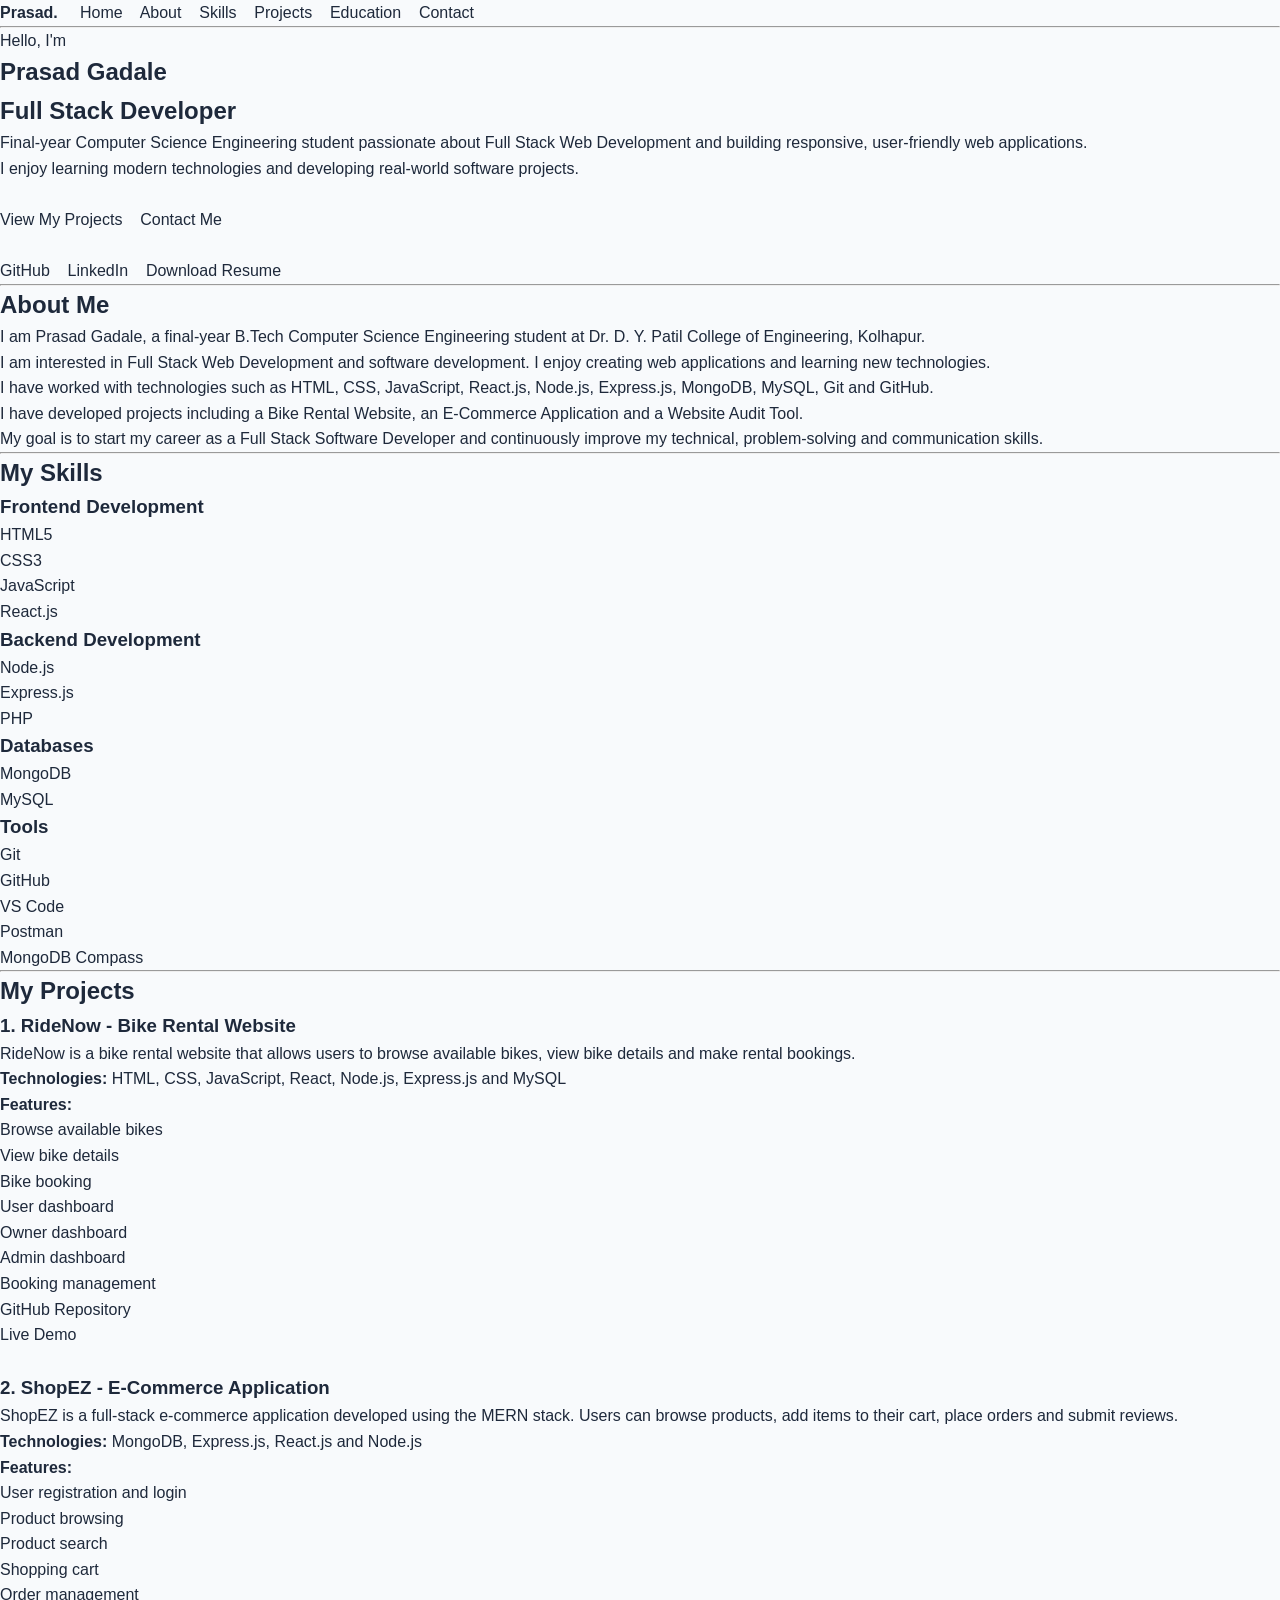
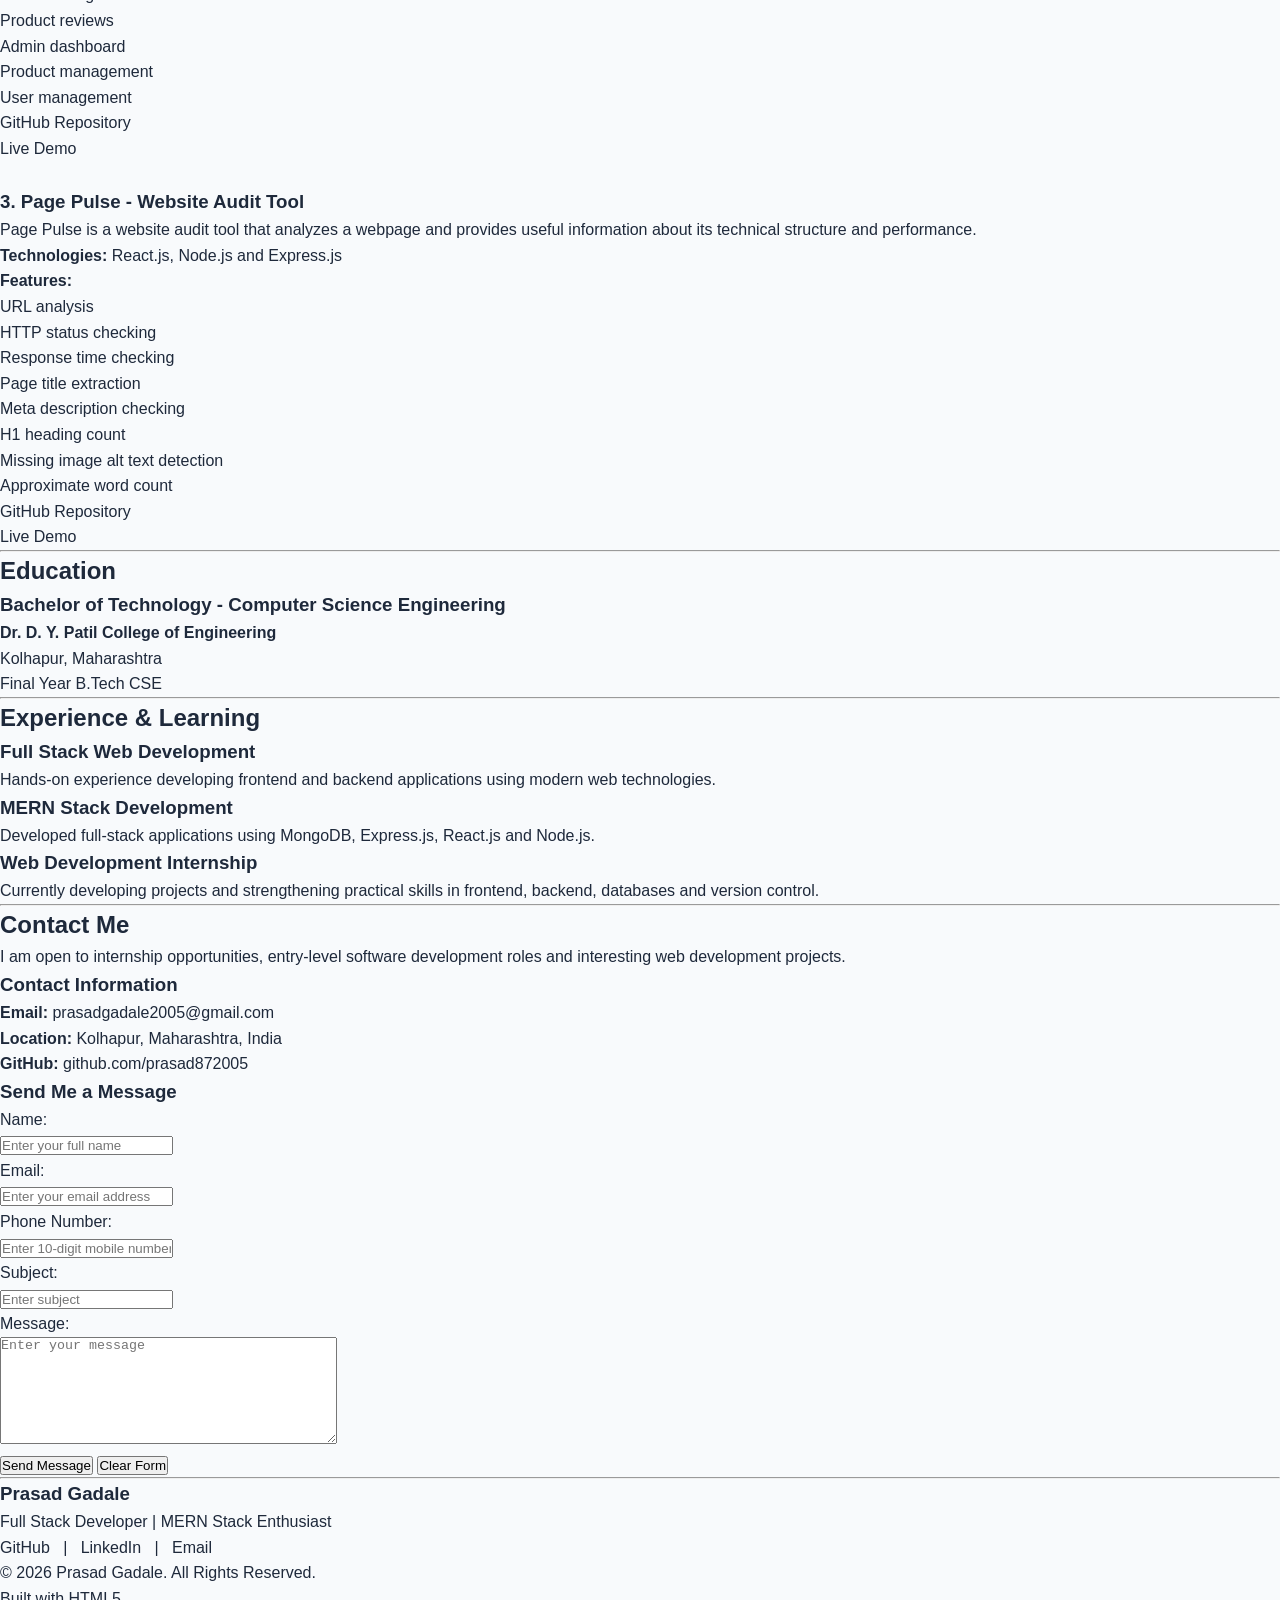
<file: portfolio/index.html>
<!DOCTYPE html>
<html lang="en">

<head>
    <meta charset="UTF-8">

    <meta name="viewport" content="width=device-width, initial-scale=1.0">

    <meta name="description"
        content="Personal portfolio of Prasad Gadale - Final Year Computer Science Engineering Student and Full Stack Developer">

    <meta name="author" content="Prasad Gadale">

    <title>Prasad Gadale | Full Stack Developer</title>

    <link rel="stylesheet" href="style.css">
</head>

<body>

    <!-- =====================================================
         HEADER / NAVIGATION
    ====================================================== -->

    <header>

        <nav>

            <a href="#home">
                <strong>Prasad.</strong>
            </a>

            &nbsp;&nbsp;&nbsp;

            <a href="#home">Home</a>
            &nbsp;&nbsp;

            <a href="#about">About</a>
            &nbsp;&nbsp;

            <a href="#skills">Skills</a>
            &nbsp;&nbsp;

            <a href="#projects">Projects</a>
            &nbsp;&nbsp;

            <a href="#education">Education</a>
            &nbsp;&nbsp;

            <a href="#contact">Contact</a>

        </nav>

        <hr>

    </header>


    <!-- =====================================================
         MAIN CONTENT
    ====================================================== -->

    <main>


        <!-- =================================================
             HOME SECTION
        ================================================== -->

        <section id="home">

            <p>Hello, I'm</p>

            <h1>Prasad Gadale</h1>

            <h2>Full Stack Developer</h2>

            <p>
                Final-year Computer Science Engineering student passionate
                about Full Stack Web Development and building responsive,
                user-friendly web applications.
            </p>

            <p>
                I enjoy learning modern technologies and developing
                real-world software projects.
            </p>

            <br>

            <a href="#projects">
                View My Projects
            </a>

            &nbsp;&nbsp;

            <a href="#contact">
                Contact Me
            </a>

            <br><br>

            <a href="https://github.com/prasad872005" target="_blank">
                GitHub
            </a>

            &nbsp;&nbsp;

            <a href="#" target="_blank">
                LinkedIn
            </a>

            &nbsp;&nbsp;

            <a href="resume.pdf" download>
                Download Resume
            </a>

        </section>

        <hr>


        <!-- =================================================
             ABOUT SECTION
        ================================================== -->

        <section id="about">

            <h2>About Me</h2>

            <p>
                I am Prasad Gadale, a final-year B.Tech Computer Science
                Engineering student at Dr. D. Y. Patil College of Engineering,
                Kolhapur.
            </p>

            <p>
                I am interested in Full Stack Web Development and software
                development. I enjoy creating web applications and learning
                new technologies.
            </p>

            <p>
                I have worked with technologies such as HTML, CSS, JavaScript,
                React.js, Node.js, Express.js, MongoDB, MySQL, Git and GitHub.
            </p>

            <p>
                I have developed projects including a Bike Rental Website,
                an E-Commerce Application and a Website Audit Tool.
            </p>

            <p>
                My goal is to start my career as a Full Stack Software Developer
                and continuously improve my technical, problem-solving and
                communication skills.
            </p>

        </section>

        <hr>


        <!-- =================================================
             SKILLS SECTION
        ================================================== -->

        <section id="skills">

            <h2>My Skills</h2>

            <h3>Frontend Development</h3>

            <ul>
                <li>HTML5</li>
                <li>CSS3</li>
                <li>JavaScript</li>
                <li>React.js</li>
            </ul>


            <h3>Backend Development</h3>

            <ul>
                <li>Node.js</li>
                <li>Express.js</li>
                <li>PHP</li>
            </ul>


            <h3>Databases</h3>

            <ul>
                <li>MongoDB</li>
                <li>MySQL</li>
            </ul>


            <h3>Tools</h3>

            <ul>
                <li>Git</li>
                <li>GitHub</li>
                <li>VS Code</li>
                <li>Postman</li>
                <li>MongoDB Compass</li>
            </ul>

        </section>

        <hr>


        <!-- =================================================
             PROJECTS SECTION
        ================================================== -->

        <section id="projects">

            <h2>My Projects</h2>


            <!-- PROJECT 1 -->

            <article>

                <h3>1. RideNow - Bike Rental Website</h3>

                <p>
                    RideNow is a bike rental website that allows users to
                    browse available bikes, view bike details and make
                    rental bookings.
                </p>

                <p>
                    <strong>Technologies:</strong>
                    HTML, CSS, JavaScript, React, Node.js,
                    Express.js and MySQL
                </p>

                <p>
                    <strong>Features:</strong>
                </p>

                <ul>
                    <li>Browse available bikes</li>
                    <li>View bike details</li>
                    <li>Bike booking</li>
                    <li>User dashboard</li>
                    <li>Owner dashboard</li>
                    <li>Admin dashboard</li>
                    <li>Booking management</li>
                </ul>

                <p>
                    <a href="#" target="_blank">
                        GitHub Repository
                    </a>
                </p>

                <p>
                    <a href="#" target="_blank">
                        Live Demo
                    </a>
                </p>

            </article>

            <br>


            <!-- PROJECT 2 -->

            <article>

                <h3>2. ShopEZ - E-Commerce Application</h3>

                <p>
                    ShopEZ is a full-stack e-commerce application developed
                    using the MERN stack. Users can browse products, add items
                    to their cart, place orders and submit reviews.
                </p>

                <p>
                    <strong>Technologies:</strong>
                    MongoDB, Express.js, React.js and Node.js
                </p>

                <p>
                    <strong>Features:</strong>
                </p>

                <ul>
                    <li>User registration and login</li>
                    <li>Product browsing</li>
                    <li>Product search</li>
                    <li>Shopping cart</li>
                    <li>Order management</li>
                    <li>Product reviews</li>
                    <li>Admin dashboard</li>
                    <li>Product management</li>
                    <li>User management</li>
                </ul>

                <p>
                    <a href="#" target="_blank">
                        GitHub Repository
                    </a>
                </p>

                <p>
                    <a href="#" target="_blank">
                        Live Demo
                    </a>
                </p>

            </article>

            <br>


            <!-- PROJECT 3 -->

            <article>

                <h3>3. Page Pulse - Website Audit Tool</h3>

                <p>
                    Page Pulse is a website audit tool that analyzes a webpage
                    and provides useful information about its technical
                    structure and performance.
                </p>

                <p>
                    <strong>Technologies:</strong>
                    React.js, Node.js and Express.js
                </p>

                <p>
                    <strong>Features:</strong>
                </p>

                <ul>
                    <li>URL analysis</li>
                    <li>HTTP status checking</li>
                    <li>Response time checking</li>
                    <li>Page title extraction</li>
                    <li>Meta description checking</li>
                    <li>H1 heading count</li>
                    <li>Missing image alt text detection</li>
                    <li>Approximate word count</li>
                </ul>

                <p>
                    <a href="https://github.com/prasad872005/page-pulse"
                        target="_blank">
                        GitHub Repository
                    </a>
                </p>

                <p>
                    <a href="#" target="_blank">
                        Live Demo
                    </a>
                </p>

            </article>

        </section>

        <hr>


        <!-- =================================================
             EDUCATION SECTION
        ================================================== -->

        <section id="education">

            <h2>Education</h2>

            <article>

                <h3>
                    Bachelor of Technology - Computer Science Engineering
                </h3>

                <h4>
                    Dr. D. Y. Patil College of Engineering
                </h4>

                <p>
                    Kolhapur, Maharashtra
                </p>

                <p>
                    Final Year B.Tech CSE
                </p>

            </article>

        </section>

        <hr>


        <!-- =================================================
             EXPERIENCE / INTERNSHIP
        ================================================== -->

        <section id="experience">

            <h2>Experience & Learning</h2>

            <article>

                <h3>Full Stack Web Development</h3>

                <p>
                    Hands-on experience developing frontend and backend
                    applications using modern web technologies.
                </p>

            </article>


            <article>

                <h3>MERN Stack Development</h3>

                <p>
                    Developed full-stack applications using MongoDB,
                    Express.js, React.js and Node.js.
                </p>

            </article>


            <article>

                <h3>Web Development Internship</h3>

                <p>
                    Currently developing projects and strengthening practical
                    skills in frontend, backend, databases and version control.
                </p>

            </article>

        </section>

        <hr>


        <!-- =================================================
             CONTACT SECTION
        ================================================== -->

        <section id="contact">

            <h2>Contact Me</h2>

            <p>
                I am open to internship opportunities, entry-level software
                development roles and interesting web development projects.
            </p>


            <h3>Contact Information</h3>

            <p>
                <strong>Email:</strong>
                <a href="mailto:prasadgadale2005@gmail.com">
                    prasadgadale2005@gmail.com
                </a>
            </p>

            <p>
                <strong>Location:</strong>
                Kolhapur, Maharashtra, India
            </p>

            <p>
                <strong>GitHub:</strong>
                <a href="https://github.com/prasad872005"
                    target="_blank">
                    github.com/prasad872005
                </a>
            </p>


            <h3>Send Me a Message</h3>

            <form action="#" method="post" autocomplete="on">

    <p>
        <label for="name">
            Name:
        </label>

        <br>

        <input
            type="text"
            id="name"
            name="name"
            placeholder="Enter your full name"
            minlength="3"
            maxlength="50"
            pattern="[A-Za-z ]+"
            title="Name should contain only letters and spaces"
            autocomplete="name"
            required
        >
    </p>


    <p>
        <label for="email">
            Email:
        </label>

        <br>

        <input
            type="email"
            id="email"
            name="email"
            placeholder="Enter your email address"
            autocomplete="email"
            required
        >
    </p>


    <p>
        <label for="phone">
            Phone Number:
        </label>

        <br>

        <input
            type="tel"
            id="phone"
            name="phone"
            placeholder="Enter 10-digit mobile number"
            pattern="[6-9][0-9]{9}"
            maxlength="10"
            title="Enter a valid 10-digit Indian mobile number"
            autocomplete="tel"
            required
        >
    </p>


    <p>
        <label for="subject">
            Subject:
        </label>

        <br>

        <input
            type="text"
            id="subject"
            name="subject"
            placeholder="Enter subject"
            minlength="3"
            maxlength="100"
            required
        >
    </p>


    <p>
        <label for="message">
            Message:
        </label>

        <br>

        <textarea
            id="message"
            name="message"
            rows="7"
            cols="40"
            minlength="10"
            maxlength="500"
            placeholder="Enter your message"
            required
        ></textarea>
    </p>


    <button type="submit">
        Send Message
    </button>

    <button type="reset">
        Clear Form
    </button>

</form>

        </section>

    </main>


    <!-- =====================================================
         FOOTER
    ====================================================== -->

    <footer>

        <hr>

        <h3>Prasad Gadale</h3>

        <p>
            Full Stack Developer | MERN Stack Enthusiast
        </p>

        <p>
            <a href="https://github.com/prasad872005"
                target="_blank">
                GitHub
            </a>

            &nbsp; | &nbsp;

            <a href="#" target="_blank">
                LinkedIn
            </a>

            &nbsp; | &nbsp;

            <a href="mailto:prasadgadale2005@gmail.com">
                Email
            </a>
        </p>

        <p>
            © 2026 Prasad Gadale. All Rights Reserved.
        </p>

        <p>
            Built with HTML5.
        </p>

        </footer>

    <script src="script.js"></script>

</body>

</html>
</file>
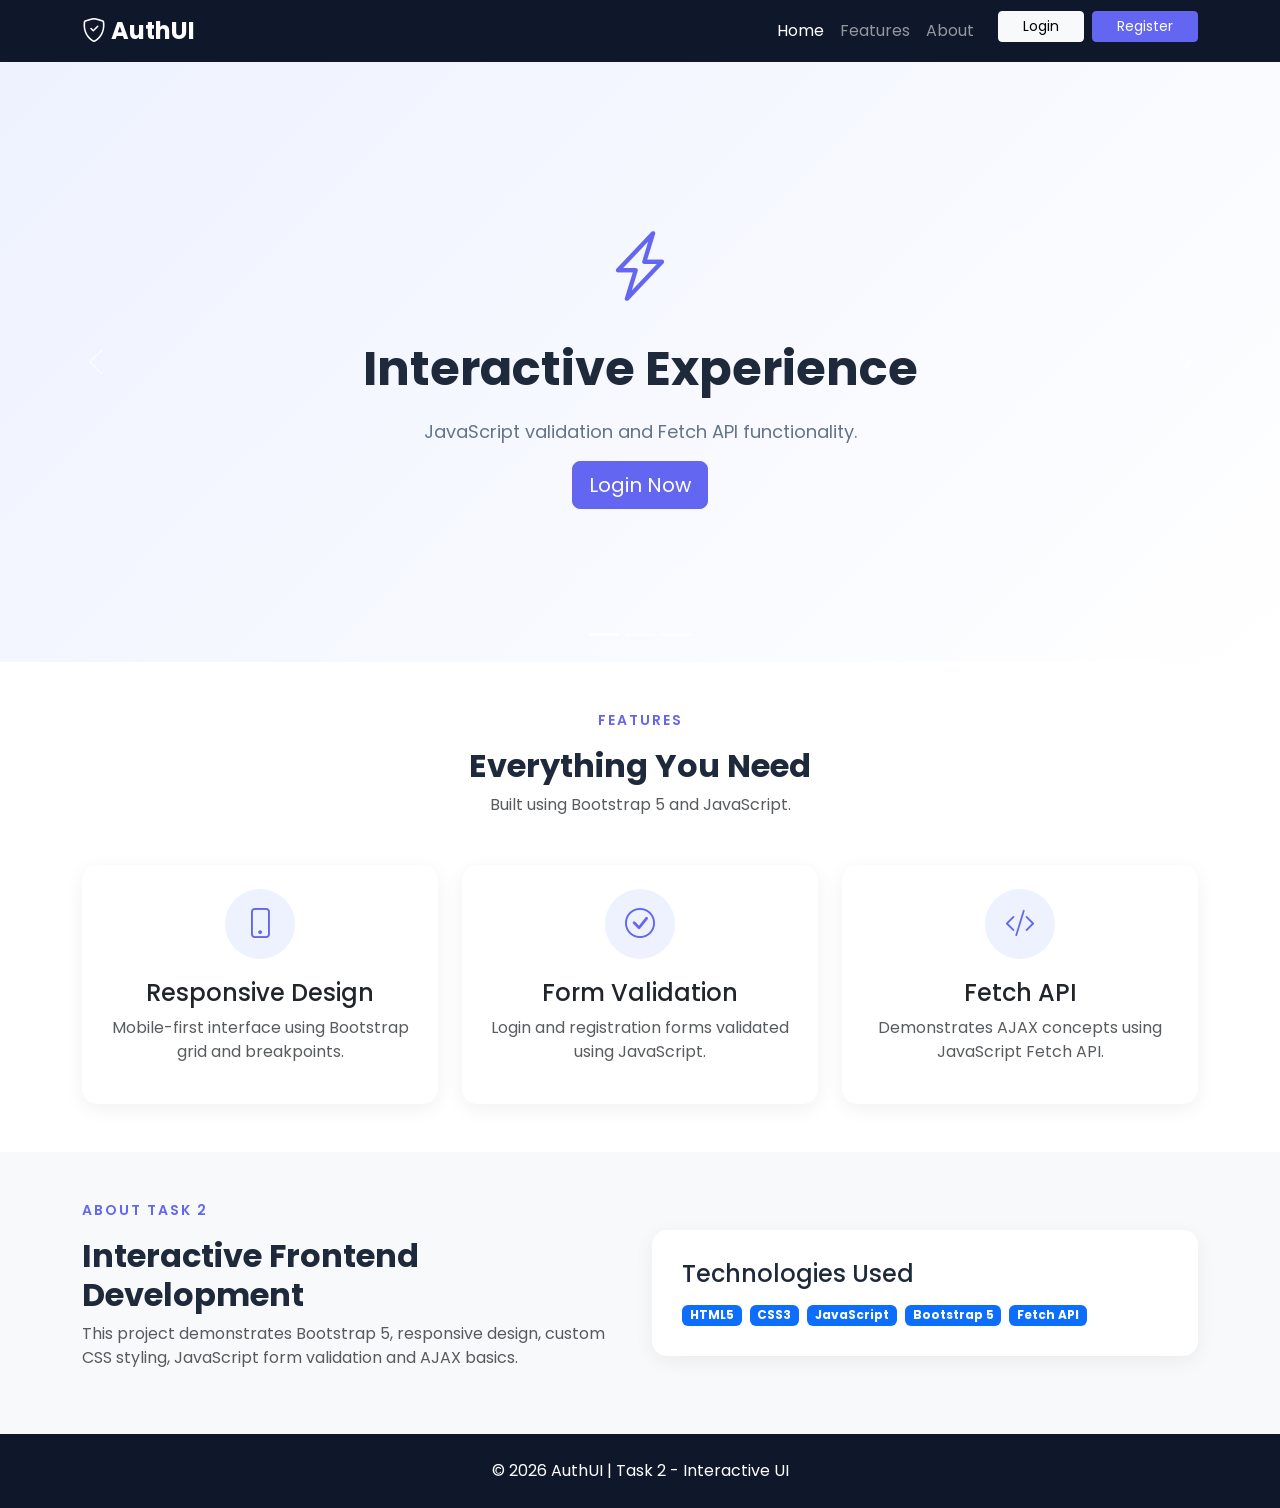
<file: task2/index.html>
<!DOCTYPE html>
<html lang="en">

<head>

    <meta charset="UTF-8">

    <meta name="viewport"
          content="width=device-width, initial-scale=1.0">

    <meta name="description"
          content="AuthUI - Responsive Login and Registration Interface">

    <title>AuthUI | Interactive Frontend</title>

    <!-- Bootstrap 5 CSS -->
    <link
        href="https://cdn.jsdelivr.net/npm/bootstrap@5.3.3/dist/css/bootstrap.min.css"
        rel="stylesheet">

    <!-- Bootstrap Icons -->
    <link
        href="https://cdn.jsdelivr.net/npm/bootstrap-icons@1.11.3/font/bootstrap-icons.min.css"
        rel="stylesheet">

    <!-- Google Font -->
    <link
        href="https://fonts.googleapis.com/css2?family=Poppins:wght@300;400;500;600;700&display=swap"
        rel="stylesheet">

    <!-- Custom CSS -->
    <link rel="stylesheet" href="style.css">

</head>


<body>

    <!-- =========================
         NAVBAR
    ========================== -->

    <nav class="navbar navbar-expand-lg navbar-dark custom-navbar sticky-top">

        <div class="container">

            <a class="navbar-brand fw-bold" href="index.html">
                <i class="bi bi-shield-check"></i>
                AuthUI
            </a>

            <button
                class="navbar-toggler"
                type="button"
                data-bs-toggle="collapse"
                data-bs-target="#mainNavbar">

                <span class="navbar-toggler-icon"></span>

            </button>


            <div
                class="collapse navbar-collapse"
                id="mainNavbar">

                <ul class="navbar-nav ms-auto">

                    <li class="nav-item">
                        <a class="nav-link active"
                           href="#home">
                            Home
                        </a>
                    </li>

                    <li class="nav-item">
                        <a class="nav-link"
                           href="#features">
                            Features
                        </a>
                    </li>

                    <li class="nav-item">
                        <a class="nav-link"
                           href="#about">
                            About
                        </a>
                    </li>

                    <li class="nav-item ms-lg-3">

                        <a
                            href="login.html"
                            class="btn btn-light btn-sm px-4">

                            Login

                        </a>

                    </li>

                    <li class="nav-item ms-lg-2">

                        <a
                            href="register.html"
                            class="btn btn-primary btn-sm px-4">

                            Register

                        </a>

                    </li>

                </ul>

            </div>

        </div>

    </nav>


    <!-- =========================
         HERO / CAROUSEL
    ========================== -->

    <section id="home">

        <div
            id="mainCarousel"
            class="carousel slide"
            data-bs-ride="carousel">

            <!-- Indicators -->

            <div class="carousel-indicators">

                <button
                    type="button"
                    data-bs-target="#mainCarousel"
                    data-bs-slide-to="0"
                    class="active">
                </button>

                <button
                    type="button"
                    data-bs-target="#mainCarousel"
                    data-bs-slide-to="1">
                </button>

                <button
                    type="button"
                    data-bs-target="#mainCarousel"
                    data-bs-slide-to="2">
                </button>

            </div>


            <div class="carousel-inner">

                <div class="carousel-item active hero-slide">

                    <div class="container">

                        <div class="hero-content">

                            <i class="bi bi-shield-lock hero-icon"></i>

                            <h1>
                                Secure Authentication UI
                            </h1>

                            <p>
                                A modern responsive login and
                                registration interface.
                            </p>

                            <a
                                href="register.html"
                                class="btn btn-primary btn-lg">

                                Get Started

                            </a>

                        </div>

                    </div>

                </div>


                <div class="carousel-item hero-slide">

                    <div class="container">

                        <div class="hero-content">

                            <i class="bi bi-phone hero-icon"></i>

                            <h1>
                                Mobile First Design
                            </h1>

                            <p>
                                Beautiful interfaces that work
                                across all screen sizes.
                            </p>

                            <a
                                href="#features"
                                class="btn btn-primary btn-lg">

                                Explore Features

                            </a>

                        </div>

                    </div>

                </div>


                <div class="carousel-item hero-slide">

                    <div class="container">

                        <div class="hero-content">

                            <i class="bi bi-lightning-charge hero-icon"></i>

                            <h1>
                                Interactive Experience
                            </h1>

                            <p>
                                JavaScript validation and
                                Fetch API functionality.
                            </p>

                            <a
                                href="login.html"
                                class="btn btn-primary btn-lg">

                                Login Now

                            </a>

                        </div>

                    </div>

                </div>

            </div>


            <!-- Previous -->

            <button
                class="carousel-control-prev"
                type="button"
                data-bs-target="#mainCarousel"
                data-bs-slide="prev">

                <span class="carousel-control-prev-icon"></span>

            </button>


            <!-- Next -->

            <button
                class="carousel-control-next"
                type="button"
                data-bs-target="#mainCarousel"
                data-bs-slide="next">

                <span class="carousel-control-next-icon"></span>

            </button>

        </div>

    </section>


    <!-- =========================
         FEATURES
    ========================== -->

    <section
        id="features"
        class="py-5">

        <div class="container">

            <div class="text-center mb-5">

                <p class="section-label">
                    FEATURES
                </p>

                <h2 class="fw-bold">
                    Everything You Need
                </h2>

                <p class="text-muted">
                    Built using Bootstrap 5 and JavaScript.
                </p>

            </div>


            <div class="row g-4">

                <!-- Card 1 -->

                <div class="col-12 col-md-6 col-lg-4">

                    <div class="card feature-card h-100">

                        <div class="card-body text-center p-4">

                            <div class="feature-icon">

                                <i class="bi bi-phone"></i>

                            </div>

                            <h4>
                                Responsive Design
                            </h4>

                            <p class="text-muted">

                                Mobile-first interface using
                                Bootstrap grid and breakpoints.

                            </p>

                        </div>

                    </div>

                </div>


                <!-- Card 2 -->

                <div class="col-12 col-md-6 col-lg-4">

                    <div class="card feature-card h-100">

                        <div class="card-body text-center p-4">

                            <div class="feature-icon">

                                <i class="bi bi-check-circle"></i>

                            </div>

                            <h4>
                                Form Validation
                            </h4>

                            <p class="text-muted">

                                Login and registration forms
                                validated using JavaScript.

                            </p>

                        </div>

                    </div>

                </div>


                <!-- Card 3 -->

                <div class="col-12 col-md-6 col-lg-4">

                    <div class="card feature-card h-100">

                        <div class="card-body text-center p-4">

                            <div class="feature-icon">

                                <i class="bi bi-code-slash"></i>

                            </div>

                            <h4>
                                Fetch API
                            </h4>

                            <p class="text-muted">

                                Demonstrates AJAX concepts using
                                JavaScript Fetch API.

                            </p>

                        </div>

                    </div>

                </div>

            </div>

        </div>

    </section>


    <!-- =========================
         ABOUT
    ========================== -->

    <section
        id="about"
        class="py-5 bg-light">

        <div class="container">

            <div class="row align-items-center g-4">

                <div class="col-12 col-md-6">

                    <p class="section-label">
                        ABOUT TASK 2
                    </p>

                    <h2 class="fw-bold">
                        Interactive Frontend Development
                    </h2>

                    <p class="text-muted">

                        This project demonstrates Bootstrap 5,
                        responsive design, custom CSS styling,
                        JavaScript form validation and AJAX basics.

                    </p>

                </div>


                <div class="col-12 col-md-6">

                    <div class="about-box">

                        <h4>
                            Technologies Used
                        </h4>

                        <div class="d-flex flex-wrap gap-2 mt-3">

                            <span class="badge text-bg-primary">
                                HTML5
                            </span>

                            <span class="badge text-bg-primary">
                                CSS3
                            </span>

                            <span class="badge text-bg-primary">
                                JavaScript
                            </span>

                            <span class="badge text-bg-primary">
                                Bootstrap 5
                            </span>

                            <span class="badge text-bg-primary">
                                Fetch API
                            </span>

                        </div>

                    </div>

                </div>

            </div>

        </div>

    </section>


    <!-- =========================
         MODAL
    ========================== -->

    <div
        class="modal fade"
        id="welcomeModal"
        tabindex="-1">

        <div class="modal-dialog modal-dialog-centered">

            <div class="modal-content">

                <div class="modal-header">

                    <h5 class="modal-title">
                        Welcome to AuthUI
                    </h5>

                    <button
                        type="button"
                        class="btn-close"
                        data-bs-dismiss="modal">
                    </button>

                </div>

                <div class="modal-body">

                    <p>
                        Explore our responsive login and
                        registration interface.
                    </p>

                </div>

                <div class="modal-footer">

                    <a
                        href="register.html"
                        class="btn btn-primary">

                        Register Now

                    </a>

                </div>

            </div>

        </div>

    </div>


    <!-- =========================
         FOOTER
    ========================== -->

    <footer class="custom-footer">

        <div class="container text-center">

            <p class="mb-0">
                © 2026 AuthUI | Task 2 - Interactive UI
            </p>

        </div>

    </footer>


    <!-- Bootstrap JavaScript -->

    <script
        src="https://cdn.jsdelivr.net/npm/bootstrap@5.3.3/dist/js/bootstrap.bundle.min.js">
    </script>

    <!-- Custom JavaScript -->

    <script src="script.js"></script>

</body>

</html>
</file>
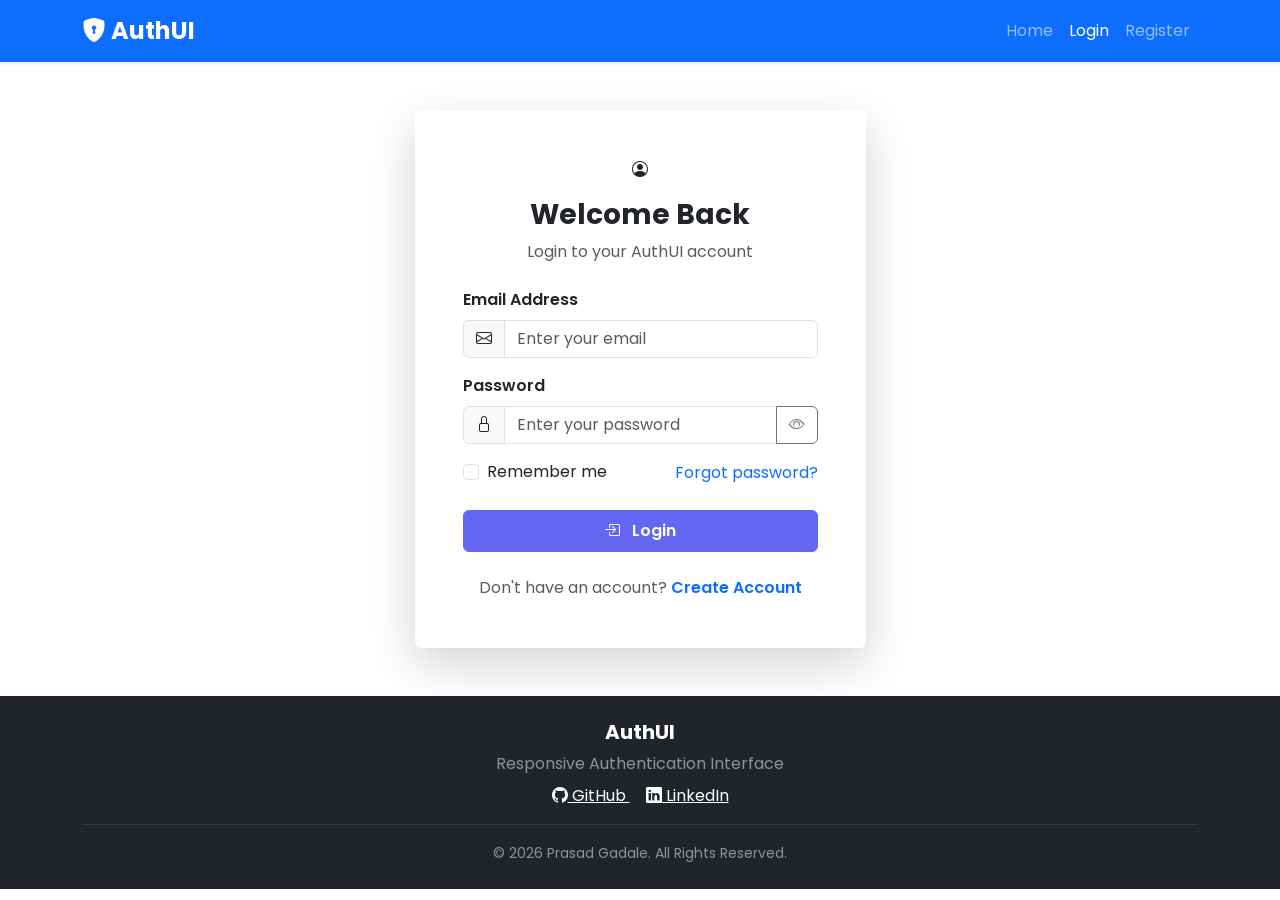
<file: task2/login.html>
<!DOCTYPE html>
<html lang="en">

<head>

    <meta charset="UTF-8">

    <meta name="viewport" content="width=device-width, initial-scale=1.0">

    <meta name="description"
        content="AuthUI responsive login page built with HTML, CSS, JavaScript and Bootstrap 5">

    <meta name="author" content="Prasad Gadale">

    <title>Login | AuthUI</title>


    <!-- Bootstrap 5 CSS -->
    <link
        href="https://cdn.jsdelivr.net/npm/bootstrap@5.3.3/dist/css/bootstrap.min.css"
        rel="stylesheet">


    <!-- Bootstrap Icons -->
    <link
        href="https://cdn.jsdelivr.net/npm/bootstrap-icons@1.11.3/font/bootstrap-icons.min.css"
        rel="stylesheet">


    <!-- Google Font -->
    <link
        href="https://fonts.googleapis.com/css2?family=Poppins:wght@400;500;600;700&display=swap"
        rel="stylesheet">


    <!-- Custom CSS -->
    <link rel="stylesheet" href="style.css">

</head>


<body>


    <!-- =====================================================
         NAVBAR
    ====================================================== -->

    <nav class="navbar navbar-expand-lg navbar-dark bg-primary shadow-sm">

        <div class="container">

            <a class="navbar-brand fw-bold" href="index.html">
                <i class="bi bi-shield-lock-fill"></i>
                AuthUI
            </a>


            <button
                class="navbar-toggler"
                type="button"
                data-bs-toggle="collapse"
                data-bs-target="#navbarMenu"
                aria-controls="navbarMenu"
                aria-expanded="false"
                aria-label="Toggle navigation">

                <span class="navbar-toggler-icon"></span>

            </button>


            <div class="collapse navbar-collapse" id="navbarMenu">

                <ul class="navbar-nav ms-auto">

                    <li class="nav-item">

                        <a class="nav-link" href="index.html">
                            Home
                        </a>

                    </li>


                    <li class="nav-item">

                        <a class="nav-link active" href="login.html">
                            Login
                        </a>

                    </li>


                    <li class="nav-item">

                        <a class="nav-link" href="register.html">
                            Register
                        </a>

                    </li>

                </ul>

            </div>

        </div>

    </nav>



    <!-- =====================================================
         LOGIN SECTION
    ====================================================== -->

    <main>

        <section class="auth-section py-5">

            <div class="container">

                <div class="row justify-content-center align-items-center">


                    <!-- Login Card -->

                    <div class="col-12 col-sm-10 col-md-8 col-lg-5">

                        <div class="card auth-card border-0 shadow-lg">


                            <div class="card-body p-4 p-md-5">


                                <!-- Icon -->

                                <div class="text-center mb-4">

                                    <div class="auth-icon">

                                        <i class="bi bi-person-circle"></i>

                                    </div>


                                    <h1 class="h3 fw-bold mt-3">
                                        Welcome Back
                                    </h1>


                                    <p class="text-muted mb-0">
                                        Login to your AuthUI account
                                    </p>

                                </div>



                                <!-- Login Form -->

                                <form id="loginForm" novalidate>


                                    <!-- Email -->

                                    <div class="mb-3">

                                        <label
                                            for="loginEmail"
                                            class="form-label fw-semibold">

                                            Email Address

                                        </label>


                                        <div class="input-group">

                                            <span class="input-group-text">

                                                <i class="bi bi-envelope"></i>

                                            </span>


                                            <input
                                                type="email"
                                                class="form-control"
                                                id="loginEmail"
                                                name="email"
                                                placeholder="Enter your email"
                                                autocomplete="email"
                                                required>

                                        </div>


                                        <div
                                            id="loginEmailError"
                                            class="text-danger small mt-1">
                                        </div>

                                    </div>



                                    <!-- Password -->

                                    <div class="mb-3">

                                        <label
                                            for="loginPassword"
                                            class="form-label fw-semibold">

                                            Password

                                        </label>


                                        <div class="input-group">

                                            <span class="input-group-text">

                                                <i class="bi bi-lock"></i>

                                            </span>


                                            <input
                                                type="password"
                                                class="form-control"
                                                id="loginPassword"
                                                name="password"
                                                placeholder="Enter your password"
                                                autocomplete="current-password"
                                                required>


                                            <button
                                                type="button"
                                                class="btn btn-outline-secondary"
                                                id="toggleLoginPassword"
                                                aria-label="Show password">

                                                <i
                                                    class="bi bi-eye"
                                                    id="loginEyeIcon">
                                                </i>

                                            </button>

                                        </div>


                                        <div
                                            id="loginPasswordError"
                                            class="text-danger small mt-1">
                                        </div>

                                    </div>



                                    <!-- Remember Me / Forgot Password -->

                                    <div
                                        class="d-flex justify-content-between align-items-center mb-4">

                                        <div class="form-check">

                                            <input
                                                class="form-check-input"
                                                type="checkbox"
                                                id="rememberMe">

                                            <label
                                                class="form-check-label"
                                                for="rememberMe">

                                                Remember me

                                            </label>

                                        </div>


                                        <a href="#"
                                           class="text-primary text-decoration-none">

                                            Forgot password?

                                        </a>

                                    </div>



                                    <!-- Login Button -->

                                    <button
                                        type="submit"
                                        class="btn btn-primary w-100 py-2 fw-semibold">

                                        <i class="bi bi-box-arrow-in-right me-2"></i>

                                        Login

                                    </button>


                                    <!-- Success Message -->

                                    <div
                                        id="loginSuccess"
                                        class="alert alert-success mt-3 d-none"
                                        role="alert">

                                        <i class="bi bi-check-circle me-2"></i>

                                        Login successful!

                                    </div>


                                </form>



                                <!-- Register Link -->

                                <div class="text-center mt-4">

                                    <p class="mb-0 text-muted">

                                        Don't have an account?

                                        <a
                                            href="register.html"
                                            class="text-primary fw-semibold text-decoration-none">

                                            Create Account

                                        </a>

                                    </p>

                                </div>


                            </div>

                        </div>

                    </div>

                </div>

            </div>

        </section>

    </main>



    <!-- =====================================================
         FOOTER
    ====================================================== -->

    <footer class="bg-dark text-white text-center py-4">

        <div class="container">

            <h5 class="fw-bold">
                AuthUI
            </h5>

            <p class="mb-2 text-white-50">
                Responsive Authentication Interface
            </p>


            <div>

                <a
                    href="https://github.com/prasad872005"
                    target="_blank"
                    class="text-white me-3">

                    <i class="bi bi-github"></i>

                    GitHub

                </a>


                <a
                    href="#"
                    class="text-white">

                    <i class="bi bi-linkedin"></i>

                    LinkedIn

                </a>

            </div>


            <hr class="border-secondary my-3">


            <small class="text-white-50">

                © 2026 Prasad Gadale. All Rights Reserved.

            </small>

        </div>

    </footer>



    <!-- Bootstrap JavaScript -->

    <script
        src="https://cdn.jsdelivr.net/npm/bootstrap@5.3.3/dist/js/bootstrap.bundle.min.js">
    </script>


    <!-- Custom JavaScript -->

    <script src="script.js"></script>


</body>

</html>
</file>
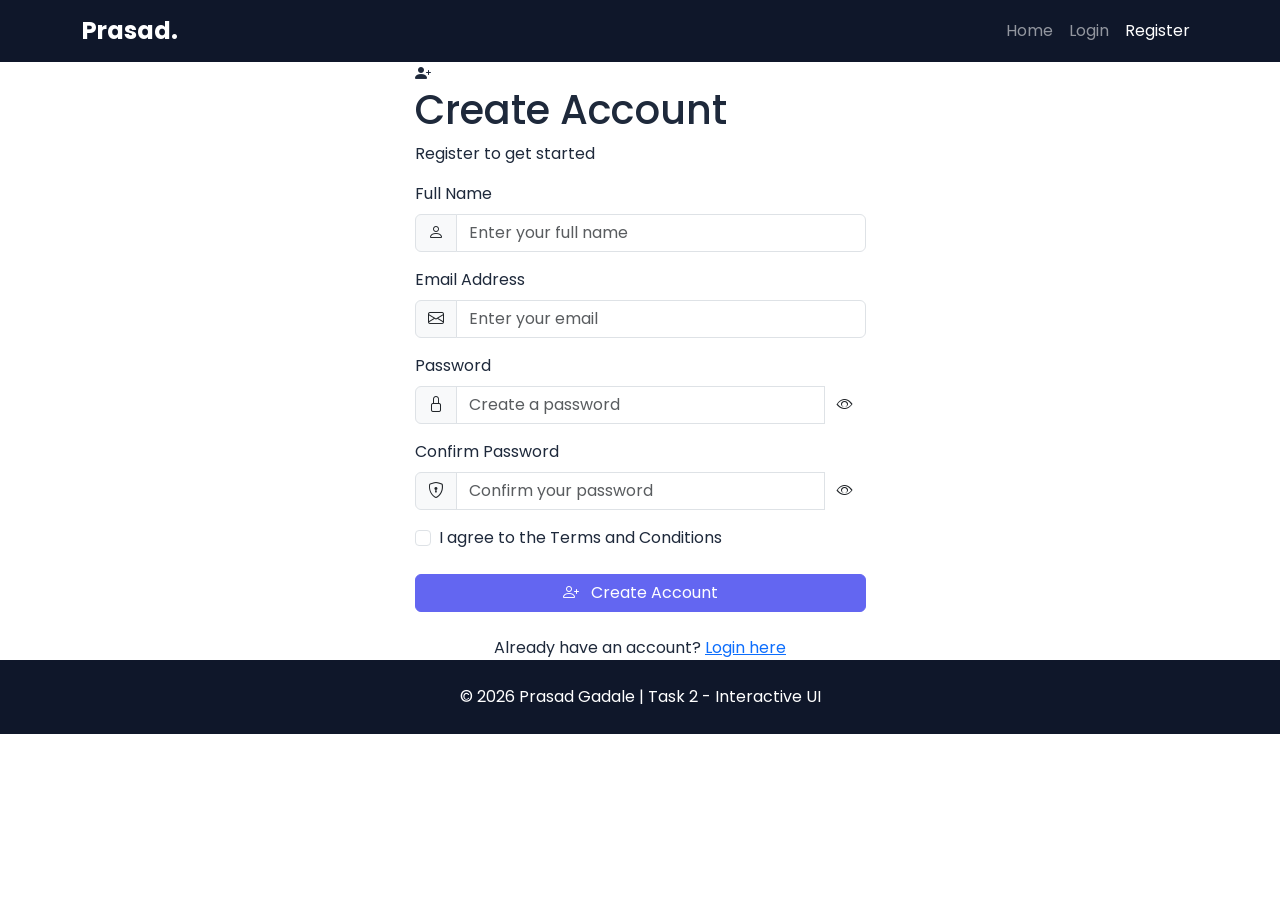
<file: task2/register.html>
<!DOCTYPE html>
<html lang="en">

<head>

    <meta charset="UTF-8">

    <meta name="viewport"
          content="width=device-width, initial-scale=1.0">

    <meta name="description"
          content="Create your account - Prasad's Task 2">

    <title>Register | Prasad's Task 2</title>

    <!-- Google Font -->
    <link rel="preconnect"
          href="https://fonts.googleapis.com">

    <link rel="preconnect"
          href="https://fonts.gstatic.com"
          crossorigin>

    <link href="https://fonts.googleapis.com/css2?family=Poppins:wght@300;400;500;600;700&display=swap"
          rel="stylesheet">

    <!-- Bootstrap 5 -->
    <link href="https://cdn.jsdelivr.net/npm/bootstrap@5.3.3/dist/css/bootstrap.min.css"
          rel="stylesheet">

    <!-- Bootstrap Icons -->
    <link rel="stylesheet"
          href="https://cdn.jsdelivr.net/npm/bootstrap-icons@1.11.3/font/bootstrap-icons.min.css">

    <!-- Custom CSS -->
    <link rel="stylesheet"
          href="style.css">

</head>


<body>


<!-- ================================
     NAVBAR
================================ -->

<nav class="navbar navbar-expand-lg navbar-dark custom-navbar">

    <div class="container">

        <a class="navbar-brand fw-bold"
           href="index.html">

            Prasad<span class="brand-dot">.</span>

        </a>


        <button class="navbar-toggler"
                type="button"
                data-bs-toggle="collapse"
                data-bs-target="#mainNavbar">

            <span class="navbar-toggler-icon"></span>

        </button>


        <div class="collapse navbar-collapse"
             id="mainNavbar">

            <ul class="navbar-nav ms-auto">

                <li class="nav-item">

                    <a class="nav-link"
                       href="index.html">

                        Home

                    </a>

                </li>


                <li class="nav-item">

                    <a class="nav-link"
                       href="login.html">

                        Login

                    </a>

                </li>


                <li class="nav-item">

                    <a class="nav-link active"
                       href="register.html">

                        Register

                    </a>

                </li>

            </ul>

        </div>

    </div>

</nav>



<!-- ================================
     REGISTRATION SECTION
================================ -->

<main>

<section class="auth-section">

    <div class="container">

        <div class="row justify-content-center">

            <div class="col-12 col-sm-10 col-md-8 col-lg-6 col-xl-5">


                <div class="auth-card">


                    <!-- ICON -->

                    <div class="auth-icon">

                        <i class="bi bi-person-plus-fill"></i>

                    </div>


                    <!-- TITLE -->

                    <h1 class="auth-title">

                        Create Account

                    </h1>


                    <p class="auth-subtitle">

                        Register to get started

                    </p>


                    <!-- FORM -->

                    <form id="registerForm"
                          novalidate>


                        <!-- FULL NAME -->

                        <div class="mb-3">

                            <label for="registerName"
                                   class="form-label">

                                Full Name

                            </label>

                            <div class="input-group">

                                <span class="input-group-text">

                                    <i class="bi bi-person"></i>

                                </span>

                                <input type="text"
                                       class="form-control"
                                       id="registerName"
                                       name="name"
                                       placeholder="Enter your full name"
                                       minlength="3"
                                       required>

                            </div>

                            <small id="registerNameError"
                                   class="form-error">
                            </small>

                        </div>



                        <!-- EMAIL -->

                        <div class="mb-3">

                            <label for="registerEmail"
                                   class="form-label">

                                Email Address

                            </label>

                            <div class="input-group">

                                <span class="input-group-text">

                                    <i class="bi bi-envelope"></i>

                                </span>

                                <input type="email"
                                       class="form-control"
                                       id="registerEmail"
                                       name="email"
                                       placeholder="Enter your email"
                                       required>

                            </div>

                            <small id="registerEmailError"
                                   class="form-error">
                            </small>

                        </div>



                        <!-- PASSWORD -->

                        <div class="mb-3">

                            <label for="registerPassword"
                                   class="form-label">

                                Password

                            </label>

                            <div class="input-group">

                                <span class="input-group-text">

                                    <i class="bi bi-lock"></i>

                                </span>

                                <input type="password"
                                       class="form-control"
                                       id="registerPassword"
                                       name="password"
                                       placeholder="Create a password"
                                       minlength="6"
                                       required>

                                <button type="button"
                                        class="btn password-toggle"
                                        id="toggleRegisterPassword">

                                    <i class="bi bi-eye"></i>

                                </button>

                            </div>

                            <small id="registerPasswordError"
                                   class="form-error">
                            </small>

                        </div>



                        <!-- CONFIRM PASSWORD -->

                        <div class="mb-3">

                            <label for="confirmPassword"
                                   class="form-label">

                                Confirm Password

                            </label>

                            <div class="input-group">

                                <span class="input-group-text">

                                    <i class="bi bi-shield-lock"></i>

                                </span>

                                <input type="password"
                                       class="form-control"
                                       id="confirmPassword"
                                       name="confirmPassword"
                                       placeholder="Confirm your password"
                                       required>

                                <button type="button"
                                        class="btn password-toggle"
                                        id="toggleConfirmPassword">

                                    <i class="bi bi-eye"></i>

                                </button>

                            </div>

                            <small id="confirmPasswordError"
                                   class="form-error">
                            </small>

                        </div>



                        <!-- TERMS -->

                        <div class="form-check mb-4">

                            <input class="form-check-input"
                                   type="checkbox"
                                   id="terms"
                                   required>

                            <label class="form-check-label"
                                   for="terms">

                                I agree to the Terms and Conditions

                            </label>

                        </div>



                        <!-- REGISTER BUTTON -->

                        <button type="submit"
                                class="btn btn-primary custom-btn w-100">

                            <i class="bi bi-person-plus me-2"></i>

                            Create Account

                        </button>


                        <!-- SUCCESS MESSAGE -->

                        <div id="registerSuccess"
                             class="success-message mt-3">
                        </div>


                    </form>


                    <!-- LOGIN LINK -->

                    <p class="text-center mt-4 mb-0">

                        Already have an account?

                        <a href="login.html"
                           class="auth-link">

                            Login here

                        </a>

                    </p>


                </div>

            </div>

        </div>

    </div>

</section>

</main>



<!-- ================================
     FOOTER
================================ -->

<footer class="custom-footer">

    <div class="container text-center">

        <p class="mb-0">

            © 2026 Prasad Gadale | Task 2 - Interactive UI

        </p>

    </div>

</footer>



<!-- Bootstrap JavaScript -->

<script src="https://cdn.jsdelivr.net/npm/bootstrap@5.3.3/dist/js/bootstrap.bundle.min.js">
</script>


<!-- Custom JavaScript -->

<script src="script.js">
</script>


</body>

</html>
</file>
<file: portfolio/style.css>
/* =========================
   GLOBAL STYLES
========================= */

* {
    margin: 0;
    padding: 0;
    box-sizing: border-box;
}

html {
    scroll-behavior: smooth;
}

body {
    font-family: Arial, Helvetica, sans-serif;
    line-height: 1.6;
    background: #f8fafc;
    color: #1e293b;
}

a {
    text-decoration: none;
    color: inherit;
}

ul {
    list-style: none;
}

.container {
    width: 90%;
    max-width: 1100px;
    margin: auto;
}

.section {
    padding: 90px 0;
}

.section-subtitle {
    text-align: center;
    font-size: 15px;
    font-weight: bold;
    color: #2563eb;
    text-transform: uppercase;
    letter-spacing: 2px;
    margin-bottom: 8px;
}

.section-title {
    text-align: center;
    font-size: 38px;
    margin-bottom: 50px;
    color: #0f172a;
}


/* =========================
   NAVBAR
========================= */

.header {
    position: sticky;
    top: 0;
    z-index: 1000;
    background: #ffffff;
    box-shadow: 0 2px 10px rgba(0, 0, 0, 0.08);
}

.navbar {
    width: 90%;
    max-width: 1100px;
    height: 70px;
    margin: auto;

    display: flex;
    align-items: center;
    justify-content: space-between;
}

.logo {
    font-size: 28px;
    font-weight: bold;
    color: #0f172a;
}

.logo span {
    color: #2563eb;
}

.nav-links {
    display: flex;
    align-items: center;
    gap: 30px;
}

.nav-links a {
    font-size: 16px;
    font-weight: 600;
    transition: 0.3s;
}

.nav-links a:hover {
    color: #2563eb;
}

.menu-toggle {
    display: none;
    border: none;
    background: none;
    font-size: 28px;
    cursor: pointer;
}


/* =========================
   HERO
========================= */

.hero {
    min-height: calc(100vh - 70px);

    display: flex;
    align-items: center;
    justify-content: center;

    text-align: center;

    padding: 80px 20px;

    background: linear-gradient(
        135deg,
        #eff6ff,
        #ffffff
    );
}

.hero-content {
    max-width: 800px;
}

.intro {
    font-size: 20px;
    color: #2563eb;
    font-weight: bold;
    margin-bottom: 10px;
}

.hero h1 {
    font-size: 64px;
    color: #0f172a;
    margin-bottom: 10px;
}

.hero h2 {
    font-size: 30px;
    color: #475569;
    margin-bottom: 20px;
}

.hero-description {
    max-width: 650px;
    margin: auto;
    font-size: 18px;
    color: #64748b;
}

.hero-buttons {
    margin-top: 35px;

    display: flex;
    justify-content: center;
    gap: 15px;
    flex-wrap: wrap;
}


/* =========================
   BUTTONS
========================= */

.btn {
    display: inline-block;

    padding: 13px 25px;

    border-radius: 8px;

    background: #2563eb;
    color: white;

    font-weight: bold;

    border: 2px solid #2563eb;

    cursor: pointer;

    transition: 0.3s;
}

.btn:hover {
    background: #1d4ed8;
    border-color: #1d4ed8;
    transform: translateY(-2px);
}

.secondary-btn {
    background: transparent;
    color: #2563eb;
}

.secondary-btn:hover {
    color: white;
}


/* =========================
   ABOUT
========================= */

.about-content {
    max-width: 850px;
    margin: auto;
}

.about-text {
    background: white;
    padding: 35px;
    border-radius: 12px;

    box-shadow: 0 5px 20px rgba(0, 0, 0, 0.06);
}

.about-text p {
    margin-bottom: 18px;
    color: #475569;
    font-size: 17px;
}

.about-text p:last-child {
    margin-bottom: 0;
}


/* =========================
   SKILLS
========================= */

.skills-container {
    display: grid;

    grid-template-columns:
        repeat(3, 1fr);

    gap: 20px;
}

.skill-card {
    background: white;

    padding: 30px 20px;

    text-align: center;

    border-radius: 12px;

    box-shadow:
        0 5px 20px rgba(0, 0, 0, 0.06);

    transition: 0.3s;
}

.skill-card:hover {
    transform: translateY(-8px);

    box-shadow:
        0 10px 25px rgba(0, 0, 0, 0.1);
}

.skill-card h3 {
    color: #2563eb;
    margin-bottom: 8px;
}

.skill-card p {
    color: #64748b;
}


/* =========================
   PROJECTS
========================= */

.projects-container {
    display: grid;

    grid-template-columns:
        repeat(3, 1fr);

    gap: 25px;
}

.project-card {
    background: white;

    border-radius: 12px;

    overflow: hidden;

    box-shadow:
        0 5px 20px rgba(0, 0, 0, 0.06);

    transition: 0.3s;
}

.project-card:hover {
    transform: translateY(-8px);

    box-shadow:
        0 12px 30px rgba(0, 0, 0, 0.12);
}

.project-content {
    padding: 30px;
}

.project-content h3 {
    font-size: 22px;
    color: #0f172a;
    margin-bottom: 15px;
}

.project-content p {
    color: #64748b;
    margin-bottom: 20px;
}

.project-tech {
    display: flex;
    flex-wrap: wrap;
    gap: 8px;
    margin-bottom: 25px;
}

.project-tech span {
    padding: 5px 10px;

    border-radius: 20px;

    background: #eff6ff;
    color: #2563eb;

    font-size: 13px;
    font-weight: bold;
}

.project-links {
    display: flex;
    gap: 15px;
}

.project-links a {
    color: #2563eb;
    font-weight: bold;
}

.project-links a:hover {
    text-decoration: underline;
}


/* =========================
   EDUCATION
========================= */

.education-card {
    max-width: 800px;
    margin: auto;

    background: white;

    padding: 35px;

    border-left: 5px solid #2563eb;

    border-radius: 10px;

    box-shadow:
        0 5px 20px rgba(0, 0, 0, 0.06);
}

.education-card h3 {
    font-size: 22px;
    margin-bottom: 10px;
}

.education-card h4 {
    color: #2563eb;
    margin-bottom: 8px;
}

.education-card p {
    color: #64748b;
}


/* =========================
   CONTACT FORM
========================= */

.contact-form {
    max-width: 700px;
    margin: auto;

    background: white;

    padding: 35px;

    border-radius: 12px;

    box-shadow:
        0 5px 20px rgba(0, 0, 0, 0.06);
}

.form-group {
    margin-bottom: 20px;
}

.form-group label {
    display: block;

    margin-bottom: 8px;

    font-weight: bold;
}

.form-group input,
.form-group textarea {
    width: 100%;

    padding: 13px;

    border: 1px solid #cbd5e1;

    border-radius: 7px;

    font-size: 16px;

    font-family: inherit;

    outline: none;

    transition: 0.3s;
}

.form-group input:focus,
.form-group textarea:focus {
    border-color: #2563eb;

    box-shadow:
        0 0 0 3px rgba(37, 99, 235, 0.1);
}

.form-group textarea {
    resize: vertical;
}

.form-group small {
    display: block;

    margin-top: 5px;

    color: #dc2626;

    font-size: 13px;
}

#formMessage {
    margin-top: 15px;

    font-weight: bold;
}


/* =========================
   FOOTER
========================= */

.footer {
    text-align: center;

    padding: 30px 20px;

    background: #0f172a;

    color: white;
}

.footer p {
    margin: 5px 0;
}


/* =========================
   TABLET
========================= */

@media (max-width: 900px) {

    .skills-container {
        grid-template-columns:
            repeat(2, 1fr);
    }

    .projects-container {
        grid-template-columns:
            repeat(2, 1fr);
    }

    .hero h1 {
        font-size: 52px;
    }

}


/* =========================
   MOBILE
========================= */

@media (max-width: 650px) {

    .navbar {
        height: 65px;
    }

    .menu-toggle {
        display: block;
    }

    .nav-links {
        position: absolute;

        top: 65px;
        left: 0;

        width: 100%;

        background: white;

        display: none;

        flex-direction: column;

        gap: 0;

        box-shadow:
            0 5px 10px rgba(0, 0, 0, 0.08);
    }

    .nav-links.active {
        display: flex;
    }

    .nav-links li {
        width: 100%;

        text-align: center;
    }

    .nav-links a {
        display: block;

        padding: 15px;
    }

    .section {
        padding: 70px 0;
    }

    .section-title {
        font-size: 32px;
    }

    .hero {
        min-height: calc(100vh - 65px);
    }

    .hero h1 {
        font-size: 42px;
    }

    .hero h2 {
        font-size: 24px;
    }

    .hero-description {
        font-size: 16px;
    }

    .skills-container {
        grid-template-columns: 1fr;
    }

    .projects-container {
        grid-template-columns: 1fr;
    }

    .about-text,
    .contact-form,
    .education-card {
        padding: 25px;
    }

    .social-links {
    margin-top: 25px;
    display: flex;
    justify-content: center;
    gap: 20px;
    flex-wrap: wrap;
}

.social-links a {
    color: #2563eb;
    font-weight: bold;
    transition: .3s;
}

.social-links a:hover {
    color: #1d4ed8;
}

.contact-info {
    max-width: 700px;
    margin: 0 auto 25px;
    text-align: center;
    color: #475569;
}

.contact-info p {
    margin: 8px 0;
}
}
</file>
<file: task2/style.css>
/* =========================
   GLOBAL
========================= */

html {
    scroll-behavior: smooth;
}

body {
    font-family: "Poppins", sans-serif;
    color: #1e293b;
}


/* =========================
   CUSTOM COLOR PALETTE
========================= */

:root {
    --primary: #6366f1;
    --primary-dark: #4f46e5;
    --secondary: #0f172a;
    --light-bg: #f8fafc;
}


/* =========================
   NAVBAR
========================= */

.custom-navbar {
    background: var(--secondary);
}

.navbar-brand {
    font-size: 24px;
}

.nav-link {
    transition: 0.3s;
}

.nav-link:hover {
    color: #a5b4fc !important;
}


/* =========================
   HERO
========================= */

.hero-slide {
    min-height: 600px;

    display: flex;
    align-items: center;

    text-align: center;

    background:
        linear-gradient(
            135deg,
            #eef2ff,
            #ffffff
        );
}

.hero-content {
    max-width: 800px;
    margin: auto;
}

.hero-content h1 {
    font-size: 48px;
    font-weight: 700;
    margin: 20px 0;
}

.hero-content p {
    font-size: 18px;
    color: #64748b;
}

.hero-icon {
    font-size: 70px;
    color: var(--primary);
}


/* =========================
   BUTTONS
========================= */

.btn-primary {
    background: var(--primary);
    border-color: var(--primary);
}

.btn-primary:hover {
    background: var(--primary-dark);
    border-color: var(--primary-dark);

    transform: translateY(-2px);
}


/* =========================
   SECTION
========================= */

.section-label {
    color: var(--primary);

    font-weight: 600;

    letter-spacing: 2px;

    font-size: 14px;
}


/* =========================
   FEATURE CARDS
========================= */

.feature-card {
    border: none;

    border-radius: 15px;

    transition: 0.3s;

    box-shadow:
        0 5px 20px rgba(0, 0, 0, 0.06);
}

.feature-card:hover {
    transform: translateY(-10px);

    box-shadow:
        0 15px 35px rgba(0, 0, 0, 0.12);
}

.feature-icon {
    width: 70px;
    height: 70px;

    margin: 0 auto 20px;

    display: flex;
    align-items: center;
    justify-content: center;

    border-radius: 50%;

    background: #eef2ff;

    color: var(--primary);

    font-size: 30px;
}


/* =========================
   ABOUT
========================= */

.about-box {
    background: white;

    padding: 30px;

    border-radius: 15px;

    box-shadow:
        0 5px 20px rgba(0, 0, 0, 0.06);
}


/* =========================
   FOOTER
========================= */

.custom-footer {
    padding: 25px;

    background: var(--secondary);

    color: white;
}


/* =========================
   RESPONSIVE
========================= */

@media (max-width: 768px) {

    .hero-slide {
        min-height: 500px;
        padding: 60px 20px;
    }

    .hero-content h1 {
        font-size: 34px;
    }

    .hero-content p {
        font-size: 16px;
    }

    .hero-icon {
        font-size: 55px;
    }

    /* =========================
   AUTH PAGES
========================= */

.auth-page {
    min-height: 100vh;

    display: flex;
    flex-direction: column;

    background:
        linear-gradient(
            135deg,
            #eef2ff,
            #ffffff
        );
}


/* =========================
   AUTH SECTION
========================= */

.auth-section {
    flex: 1;

    padding: 70px 0;
}


/* =========================
   AUTH CARD
========================= */

.auth-card {
    background: #ffffff;

    padding: 40px;

    border-radius: 20px;

    box-shadow:
        0 15px 40px rgba(0, 0, 0, 0.10);

    animation: fadeInUp 0.7s ease;
}


/* =========================
   AUTH ICON
========================= */

.auth-icon {
    width: 80px;
    height: 80px;

    margin: 0 auto 20px;

    display: flex;

    align-items: center;
    justify-content: center;

    border-radius: 50%;

    background: #eef2ff;

    color: var(--primary);

    font-size: 45px;
}


/* =========================
   FORM
========================= */

.auth-card .form-control,
.auth-card .input-group-text {
    padding: 12px;
}


.auth-card .form-control:focus {
    border-color: var(--primary);

    box-shadow:
        0 0 0 0.2rem rgba(99, 102, 241, 0.15);
}


.auth-card .input-group-text {
    background: #f8fafc;

    color: var(--primary);
}


/* =========================
   ERROR MESSAGE
========================= */

.form-error {
    color: #dc2626;

    font-size: 13px;

    margin-top: 5px;

    min-height: 20px;
}


/* =========================
   FORM MESSAGE
========================= */

.form-message {
    margin-top: 15px;

    font-weight: 500;
}


/* =========================
   LINKS
========================= */

.forgot-link,
.register-link {
    color: var(--primary);

    font-weight: 500;

    text-decoration: none;
}


.forgot-link:hover,
.register-link:hover {
    color: var(--primary-dark);

    text-decoration: underline;
}


/* =========================
   LOGIN BUTTON
========================= */

.login-btn {
    padding: 12px;

    font-weight: 600;

    transition: 0.3s;
}


.login-btn:hover {
    transform: translateY(-2px);
}


/* =========================
   ANIMATION
========================= */

@keyframes fadeInUp {

    from {

        opacity: 0;

        transform:
            translateY(30px);

    }

    to {

        opacity: 1;

        transform:
            translateY(0);

    }

}


/* =========================
   MOBILE
========================= */

@media (max-width: 576px) {

    .auth-section {
        padding: 40px 15px;
    }


    .auth-card {
        padding: 25px 20px;

        border-radius: 15px;
    }


    .auth-card h1 {
        font-size: 28px;
    }


    .auth-icon {
        width: 65px;
        height: 65px;

        font-size: 35px;
    }

}

}
</file>
